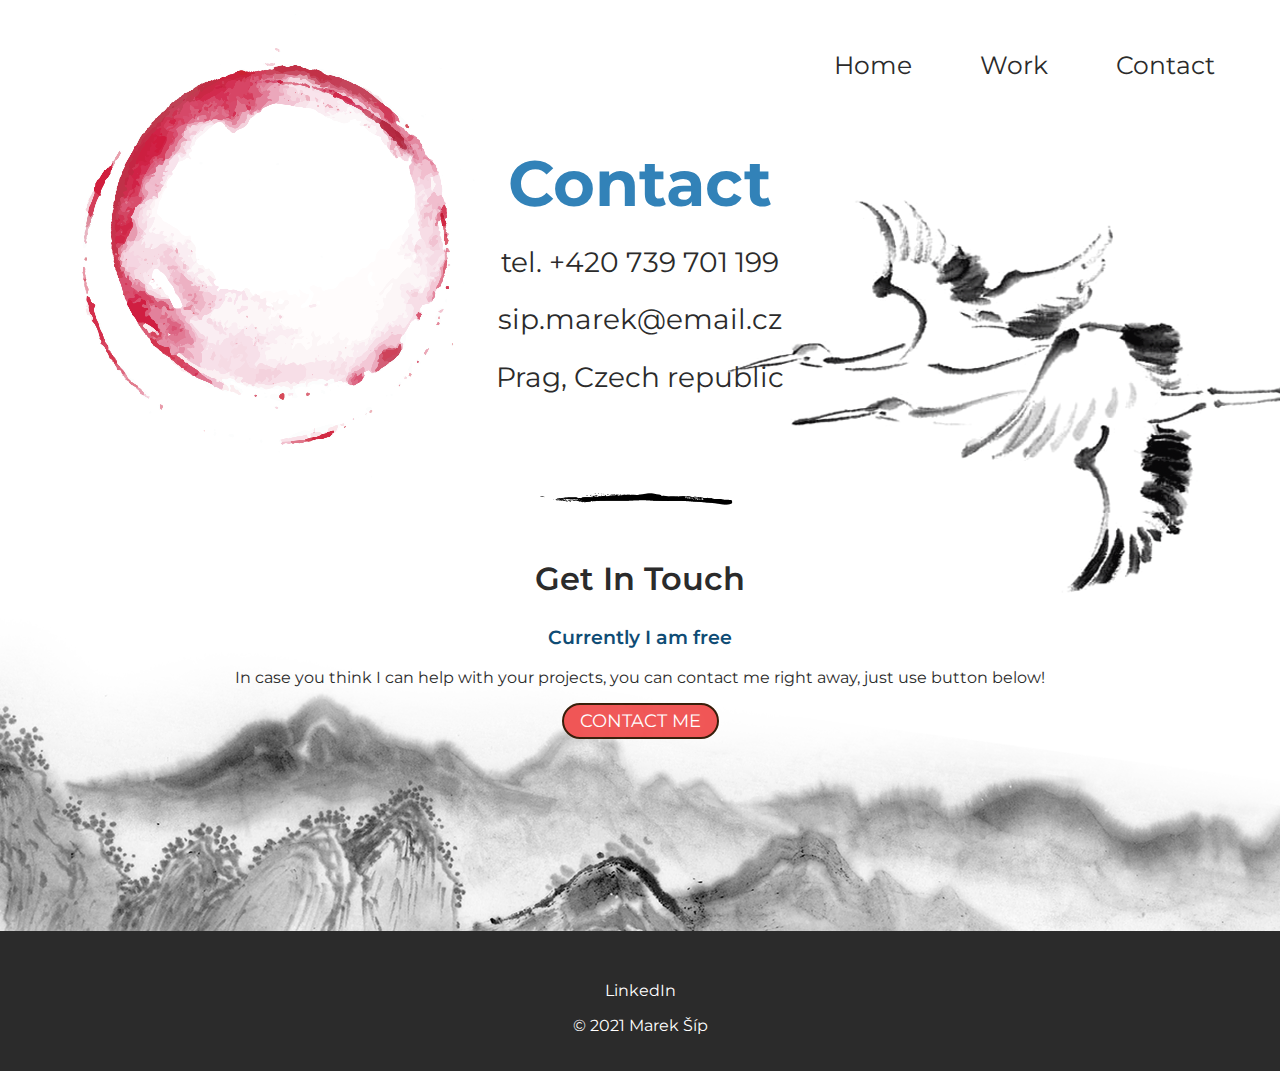
<file: contact.html>
<!DOCTYPE html>
<html lang="en" dir="ltr">
  <head>
    <meta charset="utf-8">
    <title>Contact</title>
    <link rel="stylesheet" href="css/styles.css">
    <link rel="icon" href="favicon.ico">
    <link href="https://fonts.googleapis.com/css2?family=Tangerine&display=swap" rel="stylesheet">
    <link href="https://fonts.googleapis.com/css2?family=Montserrat&display=swap" rel="stylesheet">
  </head>
  <body class="contactPage">
    <div class="top">
      <a href="index.html" class="link home">Home</a>
      <a href="work.html" class="link work">Work</a>
      <a href="contact.html" class="link contact">Contact</a>
      <h1 class="workContactHeader">Contact</h1>
      <h2 class="header1">tel. +420 739 701 199</h2>
      <h2 class="header1">sip.marek@email.cz</h2>
      <h2 class="header1">Prag, Czech republic</h2>
    <div class="middle-containerWorkContact">
      <img class="secondHr" src="images/hr2.png" alt="hrLine" />
      <div class="contact-me">
        <h2 class="header2">Get In Touch</h2>
        <h3>Currently I am free</h3>
        <p>In case you think I can help with your projects, you can contact me right away, just use button below!</p>
        <a class="btn" href="mailto:name@email.com">CONTACT ME</a>
      </div>
    </div>

    <div class="bottom">
      <a class="footer-link" href="https://www.linkedin.com/in/marek-%C5%A1%C3%ADp-597a7520a/">LinkedIn</a>
      <p class="footer">© 2021 Marek Šíp</p>
  </body>
</file>
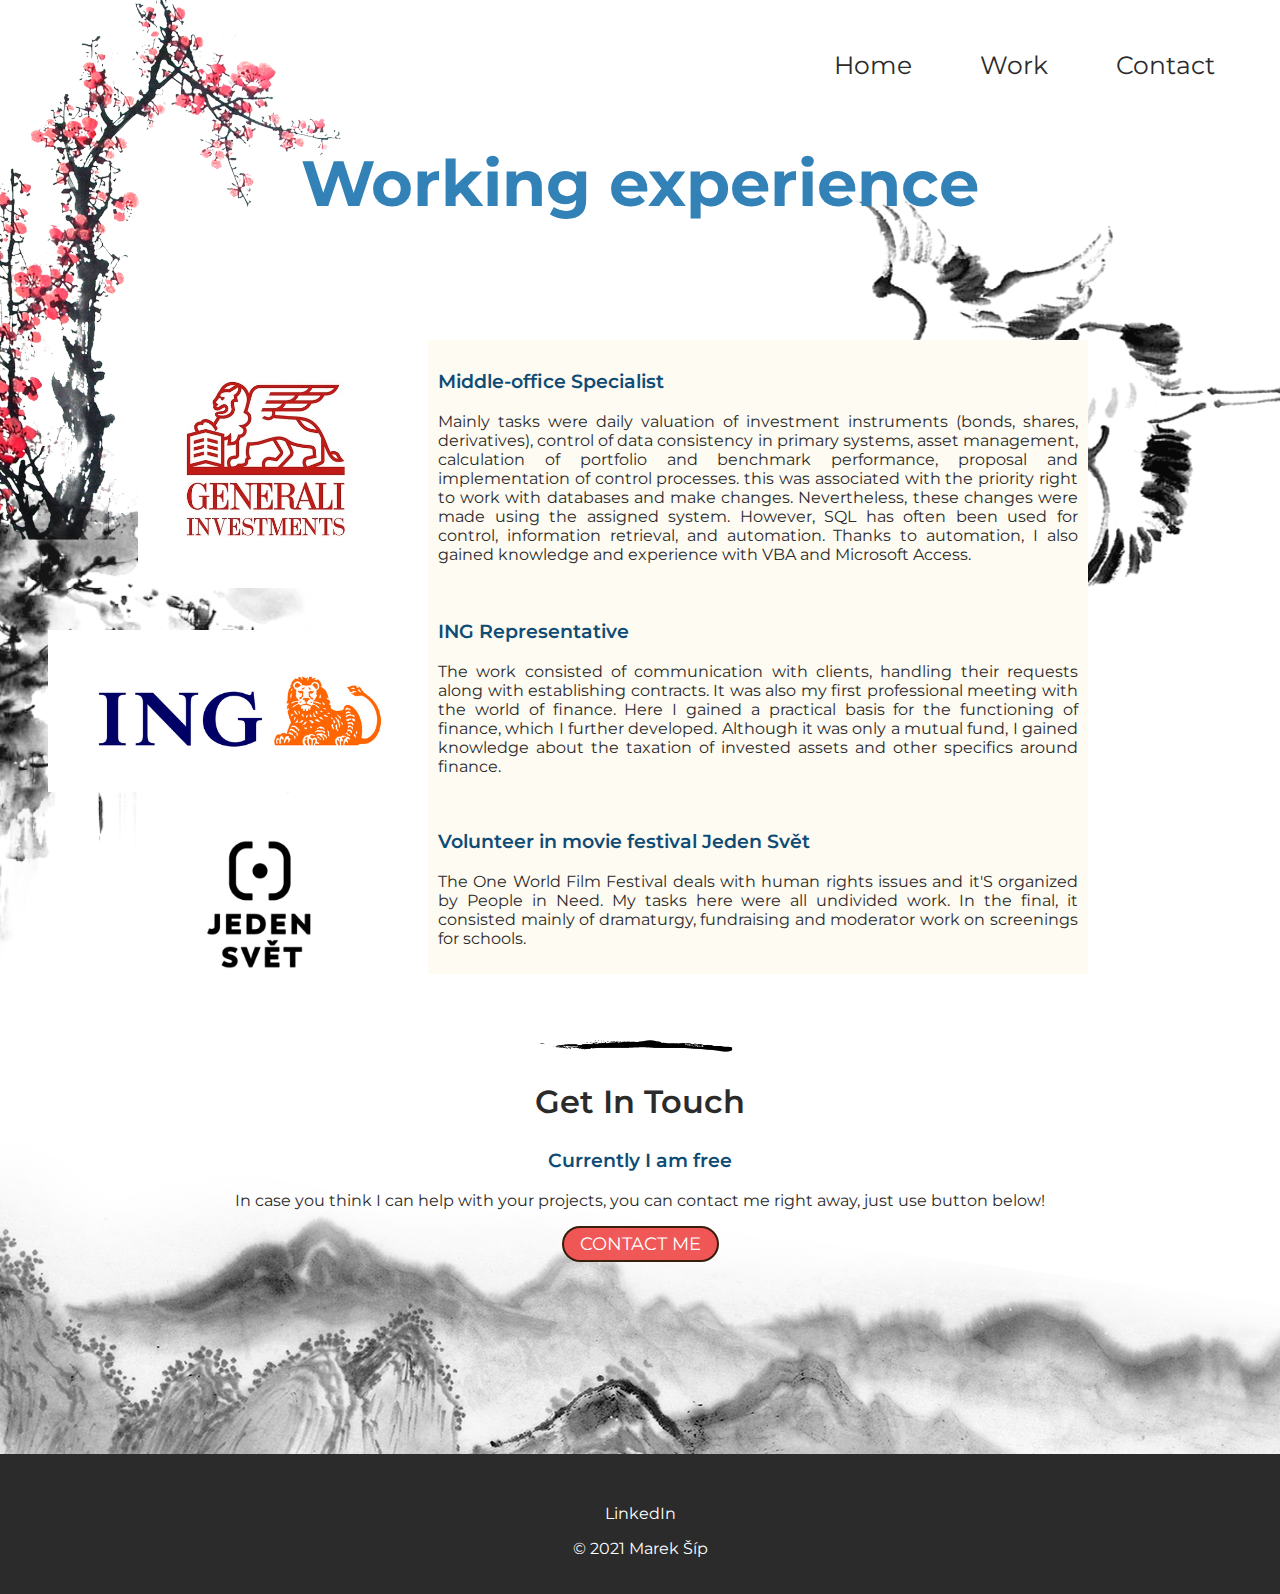
<file: work.html>
<!DOCTYPE html>
<html lang="en" dir="ltr">
  <head>
    <meta charset="utf-8">
    <title>Work Experience</title>
    <link rel="stylesheet" href="css/styles.css">
    <link rel="icon" href="favicon.ico">
    <link href="https://fonts.googleapis.com/css2?family=Tangerine&display=swap" rel="stylesheet">
    <link href="https://fonts.googleapis.com/css2?family=Montserrat&display=swap" rel="stylesheet">
  </head>
  <body class="workPage">
    <div class="top">
      <a href="index.html" class=" link home">Home</a>
      <a href="work.html" class="link work">Work</a>
      <a href="contact.html" class="link contact">Contact</a>
      <h1 class="workContactHeader">Working experience</h1>
    <div class="middle-containerWorkContact">
      <div class="jobs">
        <div class="job-row1">
          <img class="logo-img1" src="images/generali logo.jpg" alt="logo">
          <br>
            <div class= "workRow1">
              <h3>Middle-office Specialist</h3>
              <p>Mainly tasks were daily valuation of investment instruments (bonds, shares, derivatives), control of data consistency in primary
                systems, asset management, calculation of portfolio and benchmark performance, proposal and implementation of control processes.
                this was associated with the priority right to work with databases and make changes. Nevertheless, these changes were made using
                the assigned system. However, SQL has often been used for control, information retrieval, and automation. Thanks to automation, I also
                gained knowledge and experience with VBA and Microsoft Access.</p>
            </div>
        </div>
        <div class="job.row2">
          <img class="logo-img2" src="images/ing logo.jpg" alt="logo">
            <div class="workRow2">
              <h3>ING Representative</h3>
              <p>The work consisted of communication with clients, handling their requests along with establishing contracts. It was also my first
                professional meeting with the world of finance. Here I gained a practical basis for the functioning of finance, which I further
                developed. Although it was only a mutual fund, I gained knowledge about the taxation of invested assets and other specifics around
                finance.</p>
            </div>
        </div>
        <div class="job.row3">
          <img class="logo-img3" src="images/svět logo.jpg" alt="logo">
            <div class="workRow3">
              <h3>Volunteer in movie festival Jeden Svět</h3>
              <p>The One World Film Festival deals with human rights issues and it'S organized by People in Need. My tasks here were all undivided
                work. In the final, it consisted mainly of dramaturgy, fundraising and moderator work on screenings for schools.</p>
            </div>
        </div>
      </div>
      <div class="contact-me2">
        <img class="secondHr" src="images/hr2.png" alt="hrLine" />
        <h2 class="header2">Get In Touch</h2>
        <h3>Currently I am free</h3>
        <p>In case you think I can help with your projects, you can contact me right away, just use button below!</p>
        <a class="btn" href="mailto:name@email.com">CONTACT ME</a>
      </div>
    </div>

    <div class="bottom">
      <a class="footer-link" href="https://www.linkedin.com/in/marek-%C5%A1%C3%ADp-597a7520a/">LinkedIn</a>
      <p class="footer">© 2021 Marek Šíp</p>
  </body>
</file>
<file: css/styles.css>
.homePage {
      margin:0;
      text-align:center;
      height:100%;
      background: url("../images/mountain1.png"), url("../images/mountain2.png") bottom, url("../images/storks.png") top right, url("../images/circle.png") 90% 80%;
      background-repeat: no-repeat;
     }

.workPage {
      margin:0;
      text-align:center;
      height:100%;
      background:url("../images/branch.png") top left, url("../images/mountain2.png") bottom, url("../images/storks.png") top right;
      background-repeat: no-repeat;
      }

.contactPage {
      margin:0;
      text-align:center;
      height:100%;
      background: url("../images/circle2.png"), url("../images/mountain2.png") bottom, url("../images/storks.png") top right;
      background-repeat: no-repeat;
      }

.top {
      padding-top:50px;
     }

.mainHeader {
    color:#3282B8;
    font-family: 'Tangerine', cursive;
    font-size:5.5rem;
    margin:12% auto 0 auto;
     }

.workContactHeader {
    color:#3282B8;
    font-family: 'Montserrat', sans-serif;
    font-size:4rem;
    margin:5% auto 0 auto;
     }

.header1 {
    color:#2B2B2B;
    font-family: 'Montserrat', sans-serif;
    font-size:1.75rem;
    font-weight:normal;
    }

.header2 {
    color:#2B2B2B;
    font-family: 'Montserrat', sans-serif;
    font-size:2rem;
    font-weight:600;
    }

h3 {
    color:#0F4C75;
    font-family: 'Montserrat', sans-serif;
    font-size:1.2rem;
    font-weight:600;
    }

p {
    color:#2B2B2B;
    font-family: 'Montserrat', sans-serif;
    font-size:1rem;
     }

.middle-container {
    margin:25% 0 15%;
     }

.middle-containerWorkContact {
    margin:7% 0 15%;
      }

.photo {
  width:15%;
}

.intro {
  width: 30%;
  margin:auto auto 50px;
}

.skill-row1 {
    width:50%;
    direction:rtl;
    text-align: justify;
    margin:100px auto 100px auto;
     }

.html-img {
      width:20%;
      float: left;
      margin-right:20px;
     }

.skill-row2 {
      width:50%;
      text-align: justify;
      margin:100px auto 100px auto;
    }

.sql-img {
      width:20%;
      float: right;
      margin-left:20px;
    }

.skill-row3 {
      width:50%;
      direction:rtl;
      text-align: justify;
      margin:100px auto 100px auto;
    }

.finance-img {
      width:20%;
      float: left;
      margin-right:20px;
    }

.workRow1 {
      width:50%;
      right:15%;
      text-align: justify;
      background-color:#FEFBF3;
      margin:10px auto 100px auto;
      position:absolute;
      padding:10px;
    }

.workRow2 {
      width:50%;
      right:15%;
      text-align: justify;
      background-color:#FEFBF3;
      margin:260px auto 100px auto;
      position:absolute;
      padding:10px;
    }

.logo-img1 {
      width:20%;
      position:absolute;
      left:10%;
      margin:10px auto 100px auto;
      padding:10px;
    }

.logo-img2 {
      width:30%;
      position:absolute;
      left:3%;
      margin:290px auto 100px auto;
      padding:10px;
      }

.workRow3 {
      width:50%;
      right:15%;
      text-align: justify;
      background-color:#FEFBF3;
      margin:470px auto 100px auto;
      position:absolute;
      padding:10px;
      }

  .logo-img3 {
      width:15%;
      position:absolute;
      left:12%;
      margin:470px auto 100px auto;
      padding:10px;
      }

.job-row2 {
    width:60%;
    direction:rtl;
    text-align: justify;
    background-color:#FEFBF3;
    margin:100px auto 100px auto;
    }

.bottom {
    background-color:#2B2B2B;
    padding:50px 0 20px;
     }

.link {
  font-size:25px;
  color: #2B2B2B;
  text-decoration: none;
  font-family: 'Montserrat', sans-serif;
}

.home {
  position:relative;
  left: 25%;
}

.work {
  position:relative;
  left: 30%;
}

.contact-me {
  margin: 50px auto;
}

.contact-me2 {
  margin: 700px auto 50px;
}

.btn {
	background-color:#F05454;
	border-radius:26px;
	border:2px solid #361d09;
	display:inline-block;
	cursor:pointer;
	color:#ffffff;
	font-family: 'Montserrat', sans-serif;
	font-size:18px;
	padding:5px 16px;
	text-decoration:none;
	text-shadow:-2px 1px 50px white;
}
.btn:hover {
	background-color:#361d09;
}
.btn:active {
	position:relative;
	top:1px;
}

.contact {
  position:relative;
  left:35%;
}

a:hover {
        color:#F05454;
        }

a:active {
          color:#F05454;
         }
.footer-link {
          color:white;
          font-family: 'Montserrat', sans-serif;
          text-decoration:none;
          margin: 20px 10px;
         }

.footer {
          color:white;
         }
</file>
